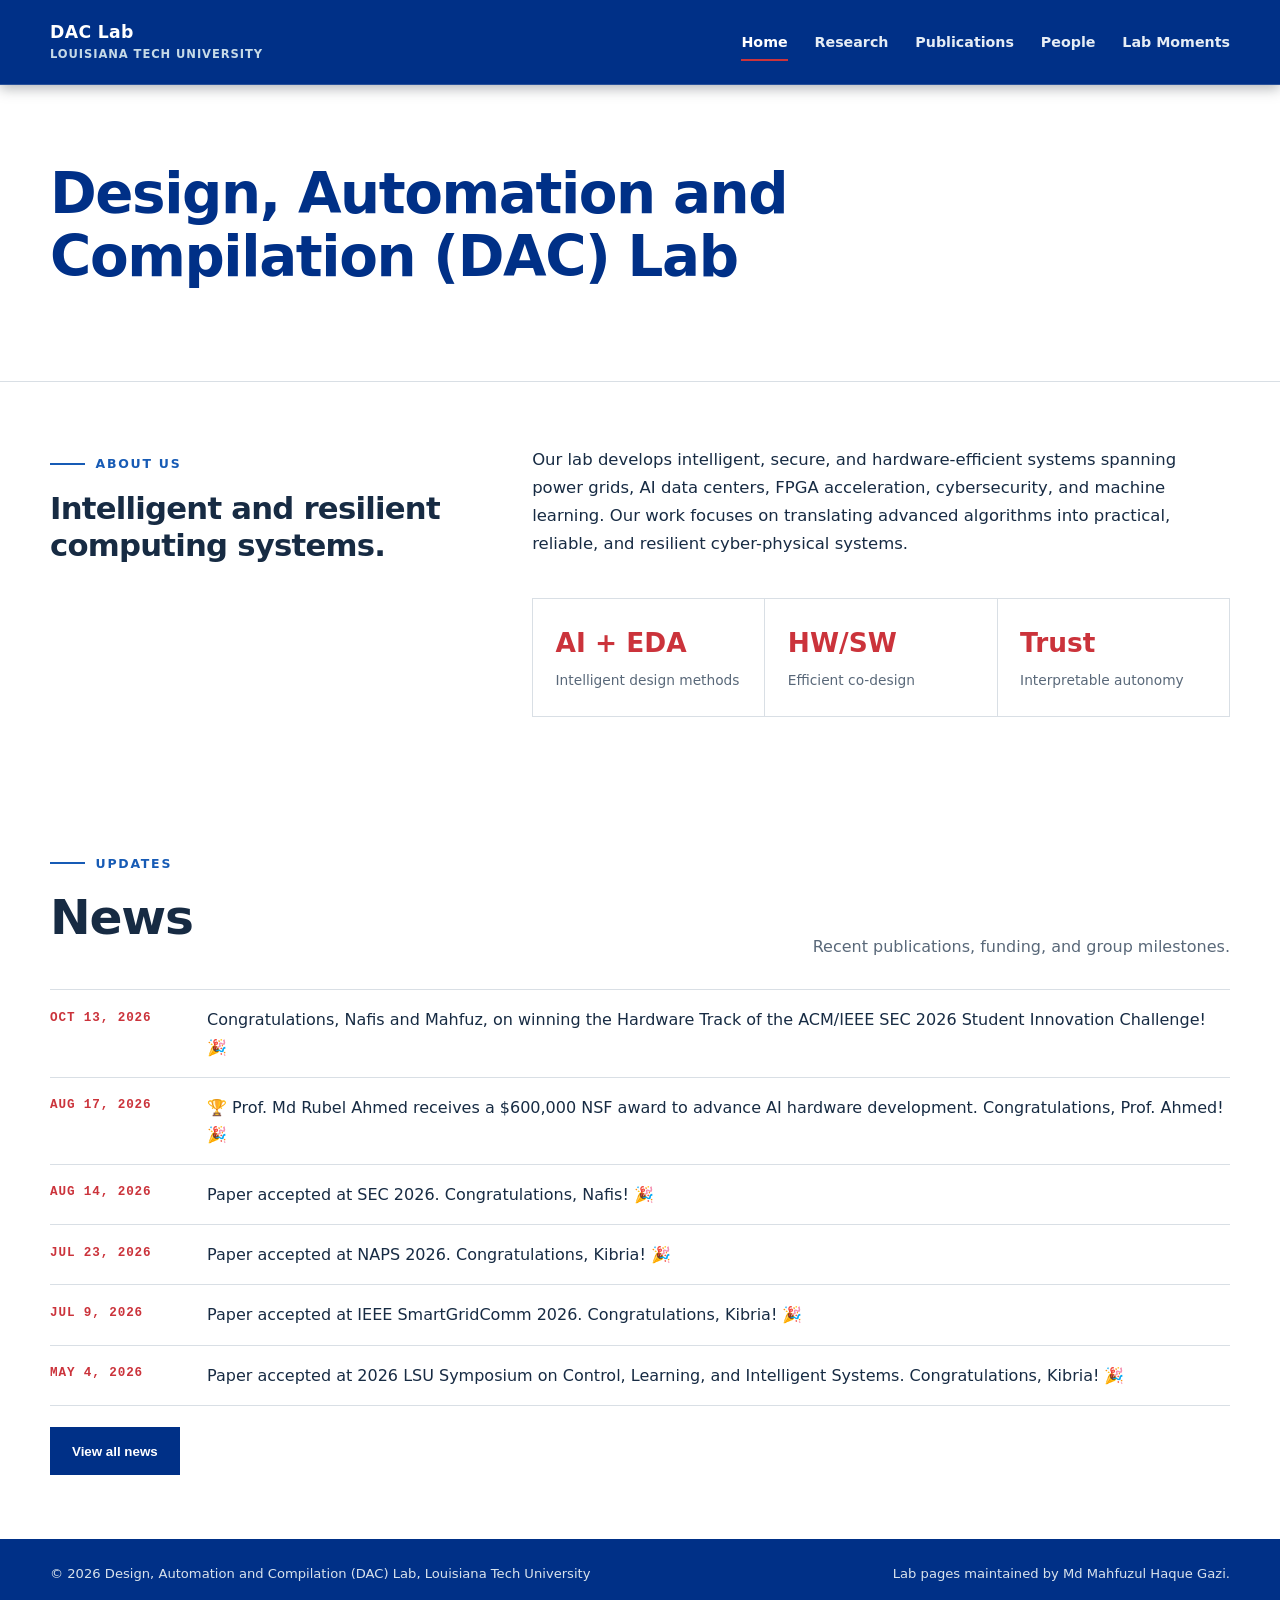
<file: index.html>
<!doctype html>
<html lang="en">
  <head>
    <meta charset="utf-8" />
    <meta name="viewport" content="width=device-width, initial-scale=1" />
    <meta
      name="description"
      content="Design, Automation and Compilation (DAC) Lab is Dr. Md Rubel Ahmed's research group at Louisiana Tech University, exploring intelligent, efficient, and trustworthy computing systems."
    />
    <meta
      property="og:title"
      content="Design, Automation and Compilation (DAC) Lab | Louisiana Tech University"
    />
    <meta
      property="og:description"
      content="Research in AI-assisted hardware design, efficient computing, and trustworthy autonomous systems."
    />
    <meta property="og:type" content="website" />
    <title>
      Design, Automation and Compilation (DAC) Lab | Louisiana Tech University
    </title>
    <link rel="icon" href="assets/icons/DACLabIcon.svg" type="image/svg+xml" />
    <link rel="stylesheet" href="css/styles.css?v=20261023a" />
    <script src="data/news.js?v=20261023c" defer></script>
    <script src="js/main.js?v=20261023e" defer></script>
  </head>
  <body class="home-page">
    <a class="skip-link" href="#main-content">Skip to main content</a>
    <header class="site-header">
      <div class="container header-inner">
        <a
          class="brand"
          href="index.html"
          aria-label="Design, Automation and Compilation (DAC) Lab home"
          ><span class="brand-name">DAC Lab</span
          ><span class="brand-place">Louisiana Tech University</span></a
        >
        <button
          class="menu-toggle"
          type="button"
          aria-expanded="false"
          aria-controls="site-navigation"
          aria-label="Open navigation"
        >
          <span></span><span></span><span></span>
        </button>
        <nav class="site-nav" id="site-navigation" aria-label="Main navigation">
          <ul>
            <li><a href="index.html" aria-current="page">Home</a></li>
            <li><a href="research.html">Research</a></li>
            <li><a href="publications.html">Publications</a></li>
            <li><a href="people.html">People</a></li>
            <li><a href="lab-moments.html">Lab Moments</a></li>
          </ul>
        </nav>
      </div>
    </header>
    <aside class="site-notice" aria-label="Website status" hidden>
      <div class="container">This website is under construction. Some information may be incomplete or updated soon.</div>
    </aside>
    <main id="main-content">
      <section class="home-intro">
        <div class="container hero-inner">
          <div class="hero-copy">
            <h1>Design, Automation and Compilation (DAC) Lab</h1>
          </div>
        </div>
      </section>
      <section class="section section--white home-section">
        <div class="container about-grid">
          <div>
            <span class="eyebrow">About us</span>
            <h2>Intelligent and resilient computing systems.</h2>
          </div>
          <div class="about-copy">
            <p>
              Our lab develops intelligent, secure, and hardware-efficient
              systems spanning power grids, AI data centers, FPGA acceleration,
              cybersecurity, and machine learning. Our work focuses on
              translating advanced algorithms into practical, reliable, and
              resilient cyber-physical systems.
            </p>
            <div class="stats" aria-label="Lab focus summary">
              <div class="stat">
                <strong>AI + EDA</strong><span>Intelligent design methods</span>
              </div>
              <div class="stat">
                <strong>HW/SW</strong><span>Efficient co-design</span>
              </div>
              <div class="stat">
                <strong>Trust</strong><span>Interpretable autonomy</span>
              </div>
            </div>
          </div>
        </div>
      </section>
      <section
        class="section section--white home-section"
        aria-labelledby="news-heading"
      >
        <div class="container">
          <div class="section-heading">
            <div>
              <span class="eyebrow">Updates</span>
              <h2 id="news-heading">News</h2>
            </div>
            <p>Recent publications, funding, and group milestones.</p>
          </div>
          <div class="news-list" data-news-list aria-live="polite"></div>
          <div class="button-row">
            <button class="button button--dark" type="button" data-show-news>
              View all news
            </button>
          </div>
        </div>
      </section>
    </main>
    <footer class="site-footer">
      <div class="container">
        <div class="footer-meta">
          <span
            >© <span data-current-year>2026</span> Design, Automation and
            Compilation (DAC) Lab, Louisiana Tech University</span
          ><span>Lab pages maintained by Md Mahfuzul Haque Gazi.</span>
        </div>
      </div>
    </footer>
  </body>
</html>
</file>
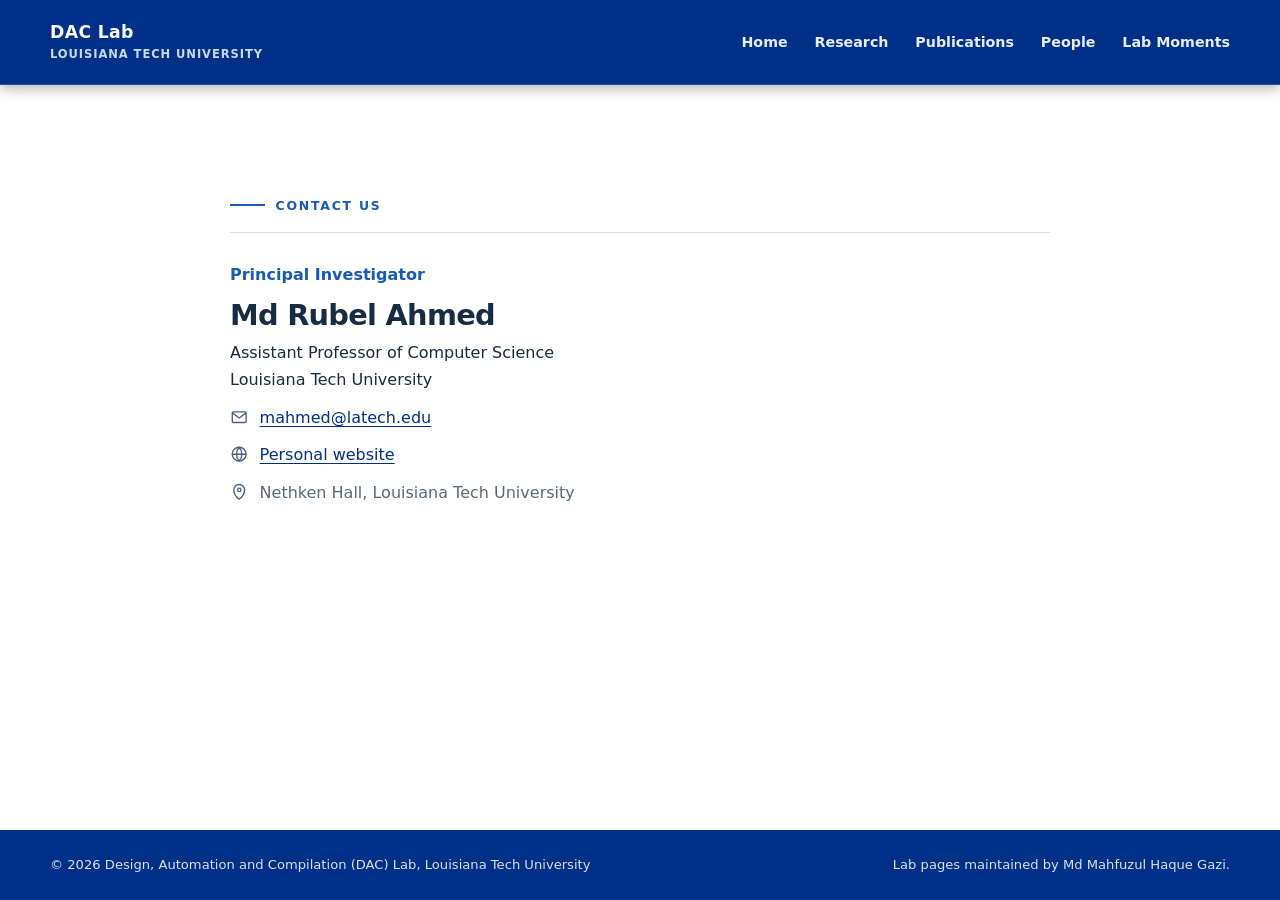
<file: contact.html>
<!doctype html>
<html lang="en">
  <head>
    <meta charset="utf-8" />
    <meta name="viewport" content="width=device-width, initial-scale=1" />
    <meta
      name="description"
      content="Contact Dr. Md Rubel Ahmed and Design, Automation and Compilation (DAC) Lab at Louisiana Tech University."
    />
    <meta
      property="og:title"
      content="Contact | Design, Automation and Compilation (DAC) Lab"
    />
    <meta
      property="og:description"
      content="Contact Dr. Md Rubel Ahmed at Louisiana Tech University."
    />
    <meta property="og:type" content="website" />
    <title>Contact | Design, Automation and Compilation (DAC) Lab</title>
    <link rel="icon" href="assets/icons/DACLabIcon.svg" type="image/svg+xml" />
    <link rel="stylesheet" href="css/styles.css?v=20261023a" />
    <script src="js/main.js?v=20260816g" defer></script>
  </head>
  <body class="contact-page">
    <a class="skip-link" href="#main-content">Skip to main content</a>
    <header class="site-header">
      <div class="container header-inner">
        <a
          class="brand"
          href="index.html"
          aria-label="Design, Automation and Compilation (DAC) Lab home"
          ><span class="brand-name">DAC Lab</span
          ><span class="brand-place">Louisiana Tech University</span></a
        ><button
          class="menu-toggle"
          type="button"
          aria-expanded="false"
          aria-controls="site-navigation"
          aria-label="Open navigation"
        >
          <span></span><span></span><span></span>
        </button>
        <nav class="site-nav" id="site-navigation" aria-label="Main navigation">
          <ul>
            <li><a href="index.html">Home</a></li>
            <li><a href="research.html">Research</a></li>
            <li><a href="publications.html">Publications</a></li>
            <li><a href="people.html">People</a></li>
            <li><a href="lab-moments.html">Lab Moments</a></li>
          </ul>
        </nav>
      </div>
    </header>
    <aside class="site-notice" aria-label="Website status" hidden>
      <div class="container">This website is under construction. Some information may be incomplete or updated soon.</div>
    </aside>
    <main id="main-content">
      <section class="section">
        <div class="container contact-content">
          <span class="eyebrow">Contact us</span>
          <div class="contact-details">
            <p class="profile-role">Principal Investigator</p>
            <h2>Md Rubel Ahmed</h2>
            <p>
              Assistant Professor of Computer Science<br />Louisiana Tech
              University
            </p>
            <p class="contact-item">
              <svg aria-hidden="true" viewBox="0 0 24 24"><rect x="3" y="5" width="18" height="14" rx="1.5"/><path d="m4 7 8 6 8-6"/></svg>
              <a href="mailto:mahmed@latech.edu">mahmed@latech.edu</a>
            </p>
            <p class="contact-item">
              <svg aria-hidden="true" viewBox="0 0 24 24"><circle cx="12" cy="12" r="9"/><path d="M3 12h18M12 3c2.3 2.5 3.5 5.5 3.5 9S14.3 18.5 12 21c-2.3-2.5-3.5-5.5-3.5-9S9.7 5.5 12 3Z"/></svg>
              <a href="https://rubelahmed57.github.io/" target="_blank" rel="noopener noreferrer">Personal website</a>
            </p>
            <p class="contact-item contact-location">
              <svg aria-hidden="true" viewBox="0 0 24 24"><path d="M12 21s7-5.2 7-12a7 7 0 1 0-14 0c0 6.8 7 12 7 12Z"/><circle cx="12" cy="9" r="2.25"/></svg>
              <span>Nethken Hall, Louisiana Tech University</span>
            </p>
          </div>
        </div>
      </section>
    </main>
    <footer class="site-footer">
      <div class="container">
        <div class="footer-meta">
          <span
            >© <span data-current-year>2026</span> Design, Automation and
            Compilation (DAC) Lab, Louisiana Tech University</span
          ><span>Lab pages maintained by Md Mahfuzul Haque Gazi.</span>
        </div>
      </div>
    </footer>
  </body>
</html>
</file>
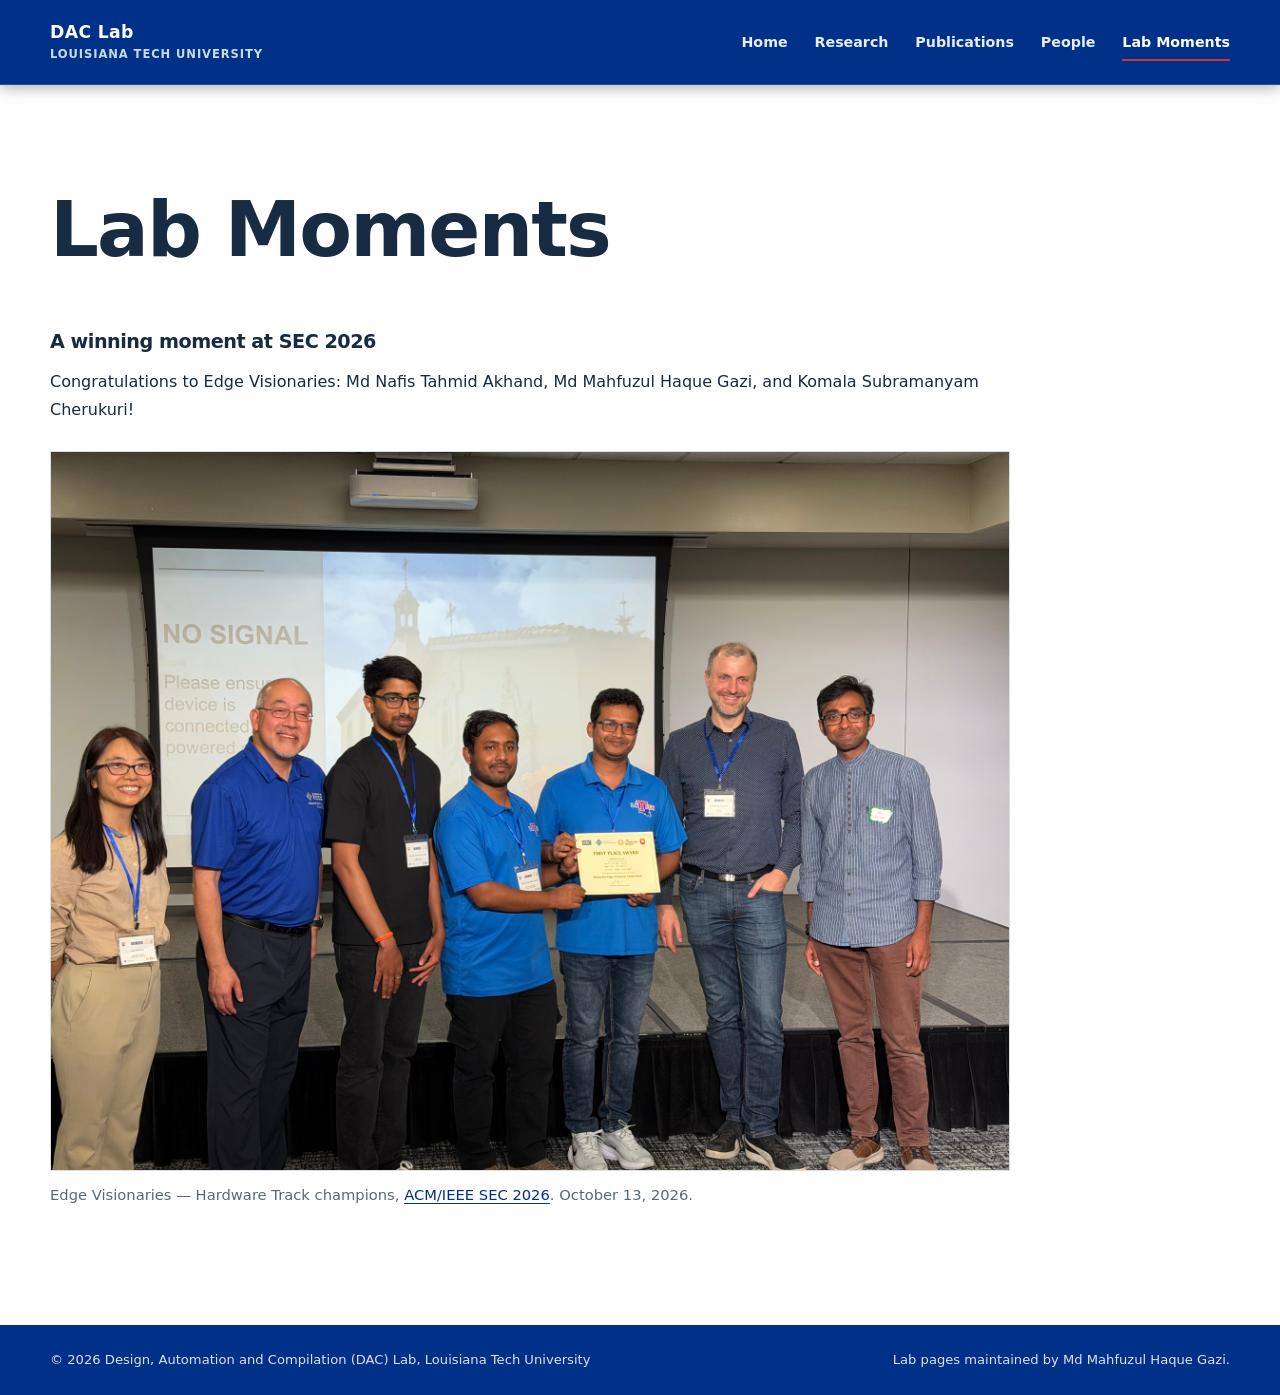
<file: lab-moments.html>
<!doctype html>
<html lang="en">
  <head>
    <meta charset="utf-8" />
    <meta name="viewport" content="width=device-width, initial-scale=1" />
    <meta
      name="description"
      content="Achievements, celebrations, and shared moments from DAC Lab at Louisiana Tech University."
    />
    <meta
      property="og:title"
      content="Lab Moments | Design, Automation and Compilation (DAC) Lab"
    />
    <meta
      property="og:description"
      content="Achievements, celebrations, and shared moments from our research group."
    />
    <meta property="og:type" content="website" />
    <title>Lab Moments | Design, Automation and Compilation (DAC) Lab</title>
    <link rel="icon" href="assets/icons/DACLabIcon.svg" type="image/svg+xml" />
    <link rel="stylesheet" href="css/styles.css?v=20261023a" />
    <script src="js/main.js?v=20260816g" defer></script>
  </head>
  <body>
    <a class="skip-link" href="#main-content">Skip to main content</a>
    <header class="site-header">
      <div class="container header-inner">
        <a
          class="brand"
          href="index.html"
          aria-label="Design, Automation and Compilation (DAC) Lab home"
          ><span class="brand-name">DAC Lab</span
          ><span class="brand-place">Louisiana Tech University</span></a
        ><button
          class="menu-toggle"
          type="button"
          aria-expanded="false"
          aria-controls="site-navigation"
          aria-label="Open navigation"
        >
          <span></span><span></span><span></span>
        </button>
        <nav class="site-nav" id="site-navigation" aria-label="Main navigation">
          <ul>
            <li><a href="index.html">Home</a></li>
            <li><a href="research.html">Research</a></li>
            <li><a href="publications.html">Publications</a></li>
            <li><a href="people.html">People</a></li>
            <li><a href="lab-moments.html" aria-current="page">Lab Moments</a></li>
          </ul>
        </nav>
      </div>
    </header>
    <aside class="site-notice" aria-label="Website status" hidden>
      <div class="container">This website is under construction. Some information may be incomplete or updated soon.</div>
    </aside>
    <main id="main-content">
      <section class="section">
        <div class="container">
          <div class="section-heading">
            <h1>Lab Moments</h1>
          </div>
          <article class="lab-moment" aria-labelledby="sec-2026-title">
            <h2 id="sec-2026-title" style="font-size: 1.2rem;">A winning moment at SEC 2026</h2>
            <p>Congratulations to Edge Visionaries: Md Nafis Tahmid Akhand, Md Mahfuzul Haque Gazi, and Komala Subramanyam Cherukuri!</p>
            <figure class="lab-moment-photo">
              <a href="assets/images/lab-moments/2026-sec-student-innovation-challenge/edge-visionaries-hardware-track-champions.jpeg" aria-label="View full-size award ceremony photo">
                <img src="assets/images/lab-moments/2026-sec-student-innovation-challenge/edge-visionaries-hardware-track-champions.jpeg" alt="Edge Visionaries team members and fellow attendees at the SEC 2026 award ceremony, holding the first-place award" width="4032" height="3024" decoding="async" />
              </a>
              <figcaption>Edge Visionaries &mdash; Hardware Track champions, <a href="https://acm-ieee-sec.org/2026/student_innovation_challenge.php">ACM/IEEE SEC 2026</a>. <time datetime="2026-10-13">October 13, 2026.</time></figcaption>
            </figure>
          </article>
        </div>
      </section>
    </main>
    <footer class="site-footer">
      <div class="container">
        <div class="footer-meta">
          <span
            >© <span data-current-year>2026</span> Design, Automation and
            Compilation (DAC) Lab, Louisiana Tech University</span
          ><span>Lab pages maintained by Md Mahfuzul Haque Gazi.</span>
        </div>
      </div>
    </footer>
  </body>
</html>
</file>
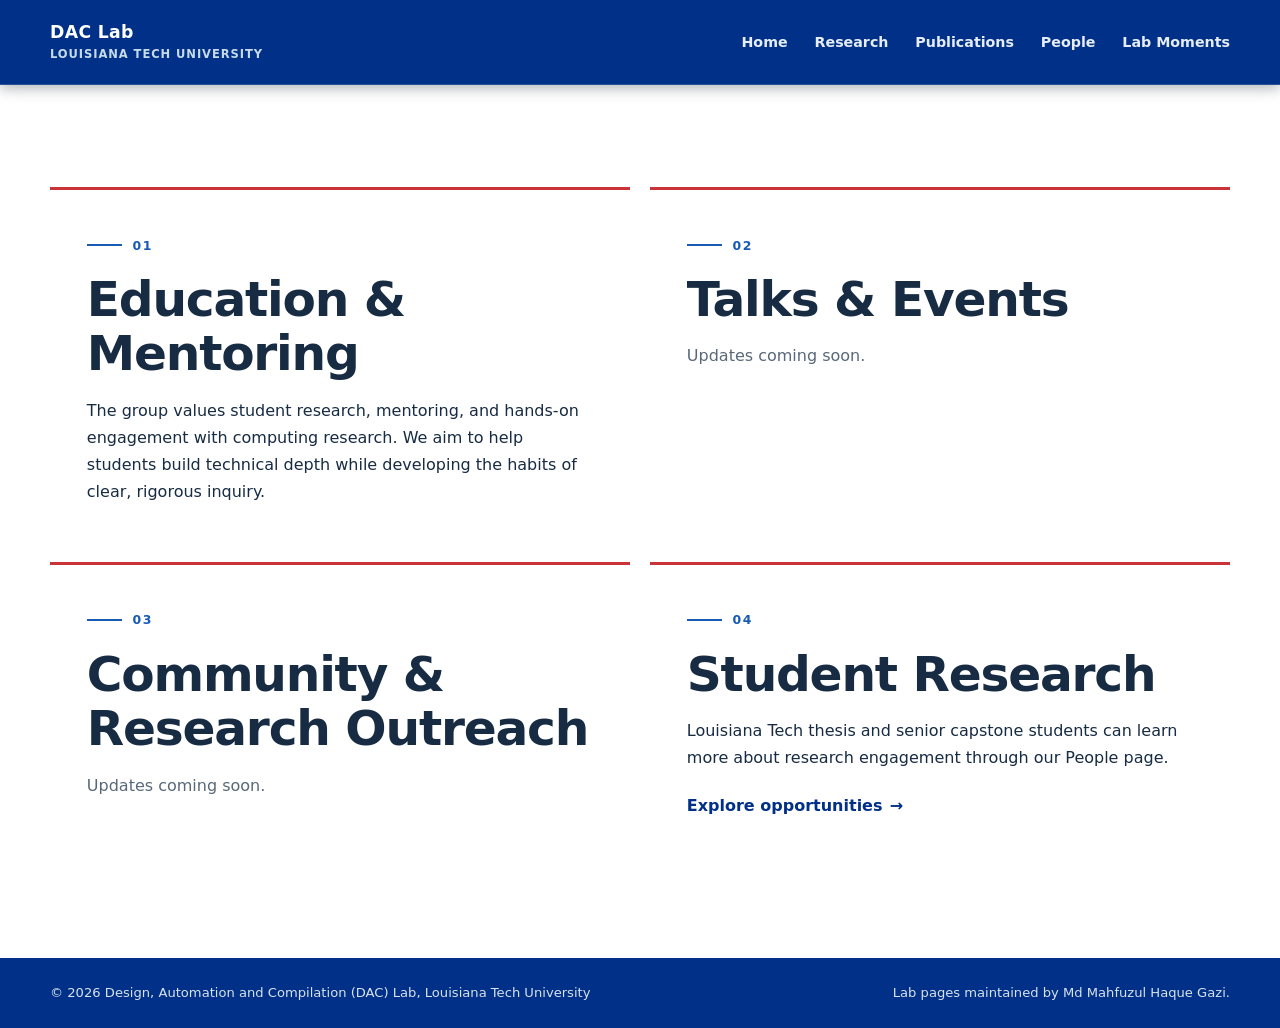
<file: outreach.html>
<!doctype html>
<html lang="en">
  <head>
    <meta charset="utf-8" />
    <meta name="viewport" content="width=device-width, initial-scale=1" />
    <meta
      name="description"
      content="Education, mentoring, talks, and research outreach from Design, Automation and Compilation (DAC) Lab at Louisiana Tech University."
    />
    <meta
      property="og:title"
      content="Outreach | Design, Automation and Compilation (DAC) Lab"
    />
    <meta
      property="og:description"
      content="Education, mentoring, and outreach from our research group."
    />
    <meta property="og:type" content="website" />
    <title>Outreach | Design, Automation and Compilation (DAC) Lab</title>
    <link rel="icon" href="assets/icons/DACLabIcon.svg" type="image/svg+xml" />
    <link rel="stylesheet" href="css/styles.css?v=20261023a" />
    <script src="js/main.js?v=20260816g" defer></script>
  </head>
  <body>
    <a class="skip-link" href="#main-content">Skip to main content</a>
    <header class="site-header">
      <div class="container header-inner">
        <a
          class="brand"
          href="index.html"
          aria-label="Design, Automation and Compilation (DAC) Lab home"
          ><span class="brand-name">DAC Lab</span
          ><span class="brand-place">Louisiana Tech University</span></a
        ><button
          class="menu-toggle"
          type="button"
          aria-expanded="false"
          aria-controls="site-navigation"
          aria-label="Open navigation"
        >
          <span></span><span></span><span></span>
        </button>
        <nav class="site-nav" id="site-navigation" aria-label="Main navigation">
          <ul>
            <li><a href="index.html">Home</a></li>
            <li><a href="research.html">Research</a></li>
            <li><a href="publications.html">Publications</a></li>
            <li><a href="people.html">People</a></li>
            <li><a href="lab-moments.html">Lab Moments</a></li>
          </ul>
        </nav>
      </div>
    </header>
    <aside class="site-notice" aria-label="Website status" hidden>
      <div class="container">This website is under construction. Some information may be incomplete or updated soon.</div>
    </aside>
    <main id="main-content">
      <h1 class="visually-hidden">Outreach</h1>
      <section class="section">
        <div class="container">
          <div class="content-grid">
            <article class="content-card">
              <span class="eyebrow">01</span>
              <h2>Education &amp; Mentoring</h2>
              <p>
                The group values student research, mentoring, and hands-on
                engagement with computing research. We aim to help students
                build technical depth while developing the habits of clear,
                rigorous inquiry.
              </p>
            </article>
            <article class="content-card">
              <span class="eyebrow">02</span>
              <h2>Talks &amp; Events</h2>
              <p class="muted">Updates coming soon.</p>
            </article>
            <article class="content-card">
              <span class="eyebrow">03</span>
              <h2>Community &amp; Research Outreach</h2>
              <p class="muted">Updates coming soon.</p>
            </article>
            <article class="content-card">
              <span class="eyebrow">04</span>
              <h2>Student Research</h2>
              <p>
                Louisiana Tech thesis and senior capstone students can learn
                more about research engagement through our People page.
              </p>
              <a class="text-link" href="people.html">Explore opportunities</a>
            </article>
          </div>
        </div>
      </section>
    </main>
    <footer class="site-footer">
      <div class="container">
        <div class="footer-meta">
          <span
            >© <span data-current-year>2026</span> Design, Automation and
            Compilation (DAC) Lab, Louisiana Tech University</span
          ><span>Lab pages maintained by Md Mahfuzul Haque Gazi.</span>
        </div>
      </div>
    </footer>
  </body>
</html>
</file>
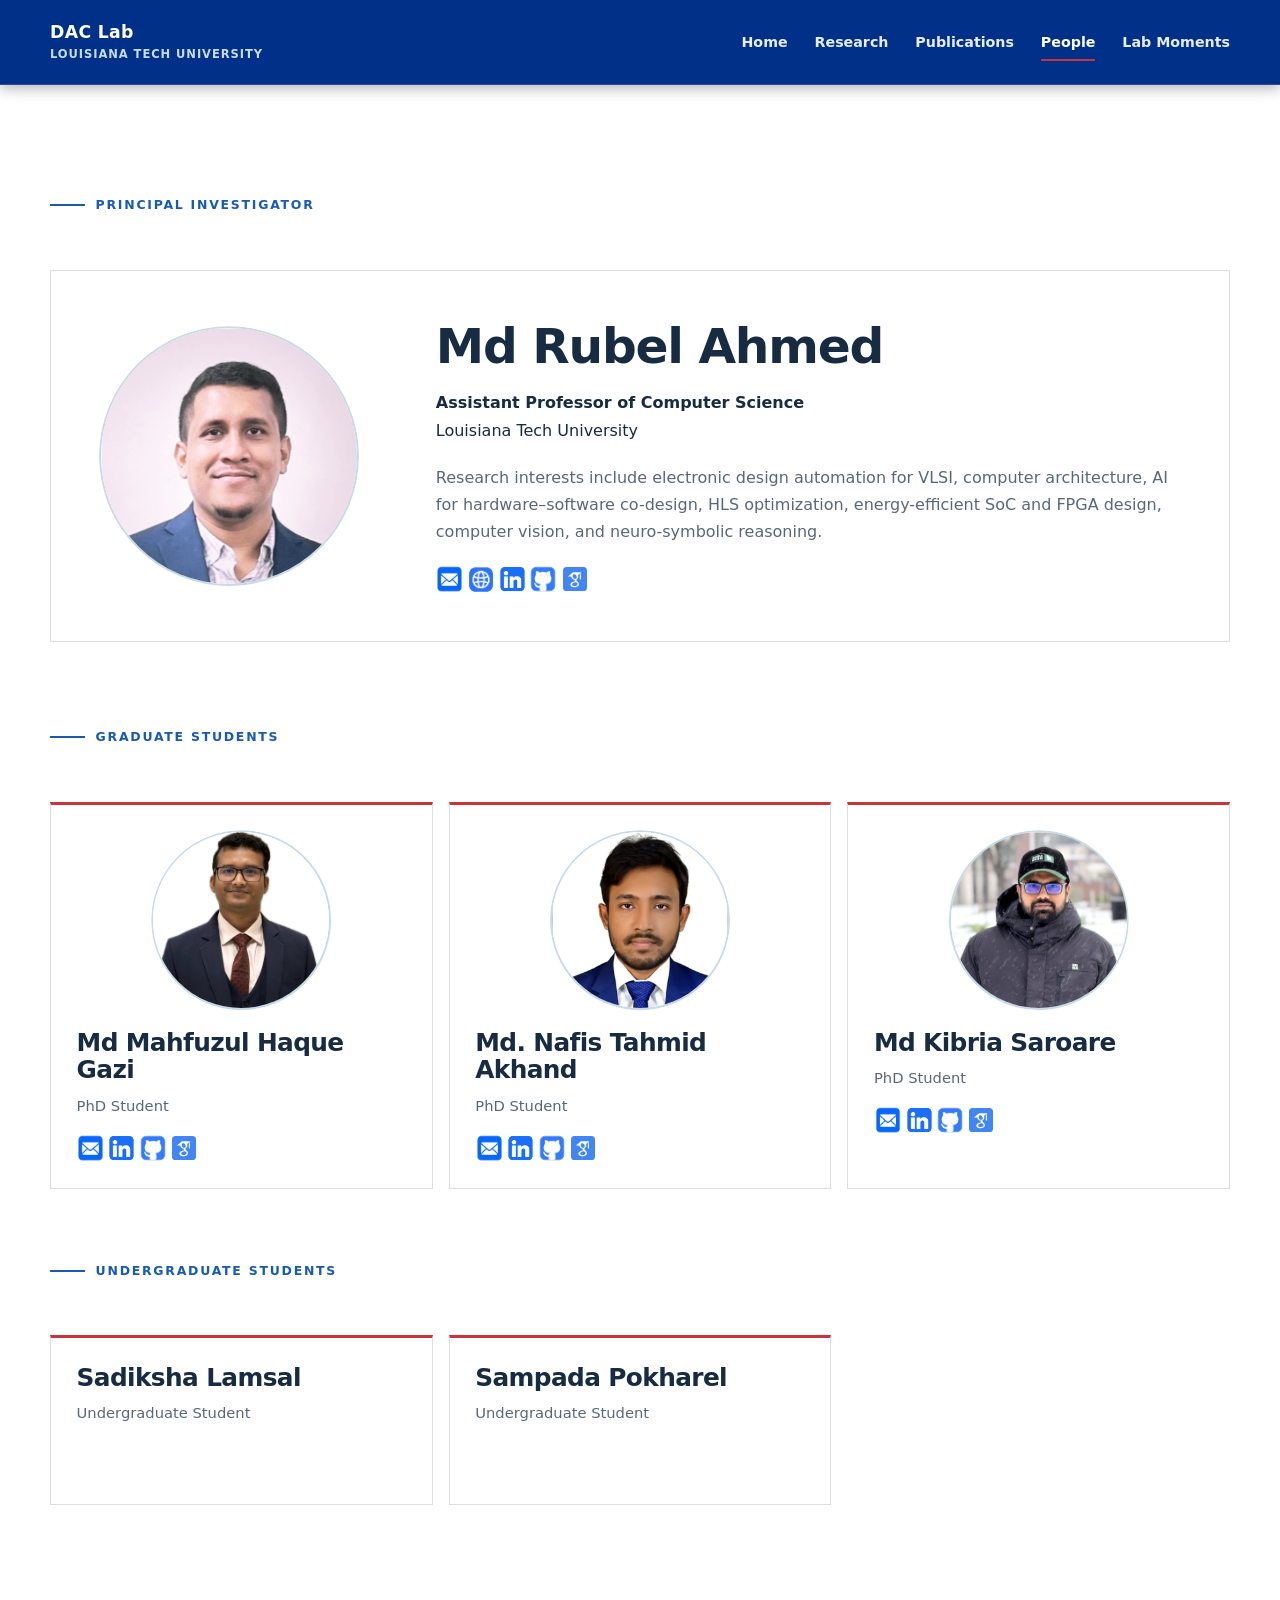
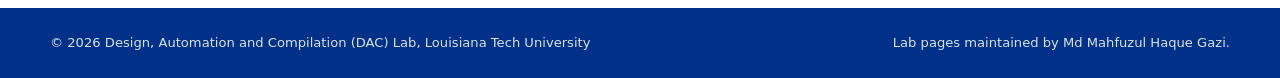
<file: people.html>
<!doctype html>
<html lang="en">
  <head>
    <meta charset="utf-8" />
    <meta name="viewport" content="width=device-width, initial-scale=1" />
    <meta
      name="description"
      content="Meet Dr. Md Rubel Ahmed and the members of Design, Automation and Compilation (DAC) Lab at Louisiana Tech University."
    />
    <meta
      property="og:title"
      content="People | Design, Automation and Compilation (DAC) Lab"
    />
    <meta
      property="og:description"
      content="People in Dr. Md Rubel Ahmed's research group at Louisiana Tech University."
    />
    <meta property="og:type" content="website" />
    <title>People | Design, Automation and Compilation (DAC) Lab</title>
    <link rel="icon" href="assets/icons/DACLabIcon.svg" type="image/svg+xml" />
    <link rel="stylesheet" href="css/styles.css?v=20261023a" />
    <script src="js/main.js?v=20260816g" defer></script>
  </head>
  <body>
    <a class="skip-link" href="#main-content">Skip to main content</a>
    <header class="site-header">
      <div class="container header-inner">
        <a
          class="brand"
          href="index.html"
          aria-label="Design, Automation and Compilation (DAC) Lab home"
          ><span class="brand-name">DAC Lab</span
          ><span class="brand-place">Louisiana Tech University</span></a
        ><button
          class="menu-toggle"
          type="button"
          aria-expanded="false"
          aria-controls="site-navigation"
          aria-label="Open navigation"
        >
          <span></span><span></span><span></span>
        </button>
        <nav class="site-nav" id="site-navigation" aria-label="Main navigation">
          <ul>
            <li><a href="index.html">Home</a></li>
            <li><a href="research.html">Research</a></li>
            <li><a href="publications.html">Publications</a></li>
            <li><a href="people.html" aria-current="page">People</a></li>
            <li><a href="lab-moments.html">Lab Moments</a></li>
          </ul>
        </nav>
      </div>
    </header>
    <aside class="site-notice" aria-label="Website status" hidden>
      <div class="container">This website is under construction. Some information may be incomplete or updated soon.</div>
    </aside>
    <main id="main-content">
      <h1 class="visually-hidden">People</h1>
      <section class="section section--white people-director-section">
        <div class="container">
          <div class="section-heading">
            <div>
              <h2 class="eyebrow">Principal Investigator</h2>
            </div>
          </div>
          <article class="profile-card">
            <img
              class="profile-photo"
              src="assets/images/professor/rubel-ahmed.png"
              alt="Dr. Md Rubel Ahmed"
            />
            <div>
              <h3>Md Rubel Ahmed</h3>
              <p>
                <strong>Assistant Professor of Computer Science</strong
                ><br />Louisiana Tech University
              </p>
              <p class="muted">
                Research interests include electronic design automation for
                VLSI, computer architecture, AI for hardware–software co-design,
                HLS optimization, energy-efficient SoC and FPGA design, computer
                vision, and neuro-symbolic reasoning.
              </p>
              <div class="member-socials" aria-label="Dr. Ahmed contact links">
                <a class="member-social member-social--email" href="mailto:mahmed@latech.edu" aria-label="Email Dr. Ahmed" title="mahmed@latech.edu"><img src="assets/icons/email.png" alt="" width="28" height="28" aria-hidden="true"></a>
                <a class="member-social member-social--website" href="https://rubelahmed57.github.io/" target="_blank" rel="noopener noreferrer" aria-label="Dr. Ahmed's personal website" title="Personal website"><img src="assets/icons/website.png" alt="" width="28" height="28" aria-hidden="true"></a>
                <a class="member-social" href="https://www.linkedin.com/in/rubel-ahmed" target="_blank" rel="noopener noreferrer" aria-label="Dr. Ahmed on LinkedIn" title="LinkedIn"><img src="assets/icons/linkedin.png" alt="" width="28" height="28" aria-hidden="true"></a>
                <a class="member-social" href="https://github.com/RubelAhmed57" target="_blank" rel="noopener noreferrer" aria-label="Dr. Ahmed on GitHub" title="GitHub"><img src="assets/icons/github.png" alt="" width="28" height="28" aria-hidden="true"></a>
                <a class="member-social" href="https://scholar.google.com/citations?user=bYb5WXEAAAAJ&amp;hl=en" target="_blank" rel="noopener noreferrer" aria-label="Dr. Ahmed on Google Scholar" title="Google Scholar"><img src="assets/icons/google_scholar_icon_130918.svg" alt="" width="20" height="20" aria-hidden="true"></a>
              </div>
            </div>
          </article>
        </div>
      </section>
      <section class="section people-members-section">
        <div class="container">
          <div class="section-heading">
            <div>
              <h2 class="eyebrow">Graduate Students</h2>
            </div>
          </div>
          <div class="student-grid">
            <section class="student-card">
              <img
                class="student-photo"
                src="assets/images/people/mahfuzul-haque-gazi.jfif"
                alt="Md Mahfuzul Haque Gazi"
                loading="lazy"
              />
              <h3>Md Mahfuzul Haque Gazi</h3>
              <p class="student-role">PhD Student</p>
              <div class="member-socials" aria-label="Md Mahfuzul Haque Gazi contact links">
                <a class="member-social member-social--email" href="mailto:mha059@latech.edu" aria-label="Email Md Mahfuzul Haque Gazi" title="mha059@latech.edu"><img src="assets/icons/email.png" alt="" width="28" height="28" aria-hidden="true"></a>
                <a class="member-social" href="https://www.linkedin.com/in/mahfuzul-haque03/" target="_blank" rel="noopener noreferrer" aria-label="Md Mahfuzul Haque Gazi on LinkedIn" title="LinkedIn"><img src="assets/icons/linkedin.png" alt="" width="28" height="28" aria-hidden="true"></a>
                <a class="member-social" href="https://github.com/Mahfuzul-Haque03" target="_blank" rel="noopener noreferrer" aria-label="Md Mahfuzul Haque Gazi on GitHub" title="GitHub"><img src="assets/icons/github.png" alt="" width="28" height="28" aria-hidden="true"></a>
                <a class="member-social" href="https://scholar.google.com/citations?hl=en&amp;user=GA70k6cAAAAJ&amp;authuser=1" target="_blank" rel="noopener noreferrer" aria-label="Md Mahfuzul Haque Gazi on Google Scholar" title="Google Scholar"><img src="assets/icons/google_scholar_icon_130918.svg" alt="" width="20" height="20" aria-hidden="true"></a>
              </div>
            </section>
            <section class="student-card">
              <img
                class="student-photo"
                src="assets/images/people/nafis-tahmid-akhand.jfif"
                alt="Md. Nafis Tahmid Akhand"
                loading="lazy"
              />
              <h3>Md. Nafis Tahmid Akhand</h3>
              <p class="student-role">PhD Student</p>
              <div class="member-socials" aria-label="Md. Nafis Tahmid Akhand contact links">
                <a class="member-social member-social--email" href="mailto:tahmid@cse.uiu.ac.bd" aria-label="Email Md. Nafis Tahmid Akhand" title="tahmid@cse.uiu.ac.bd"><img src="assets/icons/email.png" alt="" width="28" height="28" aria-hidden="true"></a>
                <a class="member-social" href="https://www.linkedin.com/in/rahat1752/" target="_blank" rel="noopener noreferrer" aria-label="Md. Nafis Tahmid Akhand on LinkedIn" title="LinkedIn"><img src="assets/icons/linkedin.png" alt="" width="28" height="28" aria-hidden="true"></a>
                <a class="member-social" href="https://github.com/rahat1752" target="_blank" rel="noopener noreferrer" aria-label="Md. Nafis Tahmid Akhand on GitHub" title="GitHub"><img src="assets/icons/github.png" alt="" width="28" height="28" aria-hidden="true"></a>
                <a class="member-social" href="https://scholar.google.com/citations?hl=en&amp;user=8Qx4OSoAAAAJ" target="_blank" rel="noopener noreferrer" aria-label="Md. Nafis Tahmid Akhand on Google Scholar" title="Google Scholar"><img src="assets/icons/google_scholar_icon_130918.svg" alt="" width="20" height="20" aria-hidden="true"></a>
              </div>
            </section>
            <section class="student-card">
              <img
                class="student-photo"
                src="assets/images/people/kibria-saroare.png"
                alt="Md Kibria Saroare"
                loading="lazy"
              />
              <h3>Md Kibria Saroare</h3>
              <p class="student-role">PhD Student</p>
              <div class="member-socials" aria-label="Md Kibria Saroare contact links">
                <a class="member-social member-social--email" href="mailto:msa078@latech.edu" aria-label="Email Md Kibria Saroare" title="msa078@latech.edu"><img src="assets/icons/email.png" alt="" width="28" height="28" aria-hidden="true"></a>
                <a class="member-social" href="https://www.linkedin.com/in/md-kibria-saroare-6031a8181/" target="_blank" rel="noopener noreferrer" aria-label="Md Kibria Saroare on LinkedIn" title="LinkedIn"><img src="assets/icons/linkedin.png" alt="" width="28" height="28" aria-hidden="true"></a>
                <a class="member-social" href="https://github.com/KIBRIA-SAROARE" target="_blank" rel="noopener noreferrer" aria-label="Md Kibria Saroare on GitHub" title="GitHub"><img src="assets/icons/github.png" alt="" width="28" height="28" aria-hidden="true"></a>
                <a class="member-social" href="https://scholar.google.com/citations?user=NY2FEBgAAAAJ&amp;hl=en" target="_blank" rel="noopener noreferrer" aria-label="Md Kibria Saroare on Google Scholar" title="Google Scholar"><img src="assets/icons/google_scholar_icon_130918.svg" alt="" width="20" height="20" aria-hidden="true"></a>
              </div>
            </section>
          </div>
          <div class="section-heading people-subsection-heading">
            <div>
              <h2 class="eyebrow">Undergraduate Students</h2>
            </div>
          </div>
          <div class="student-grid">
            <section class="student-card">
              <h3>Sadiksha Lamsal</h3>
              <p class="student-role">Undergraduate Student</p>
            </section>
            <section class="student-card">
              <h3>Sampada Pokharel</h3>
              <p class="student-role">Undergraduate Student</p>
            </section>
          </div>
        </div>
      </section>
    </main>
    <footer class="site-footer">
      <div class="container">
        <div class="footer-meta">
          <span
            >© <span data-current-year>2026</span> Design, Automation and
            Compilation (DAC) Lab, Louisiana Tech University</span
          ><span>Lab pages maintained by Md Mahfuzul Haque Gazi.</span>
        </div>
      </div>
    </footer>
  </body>
</html>
</file>
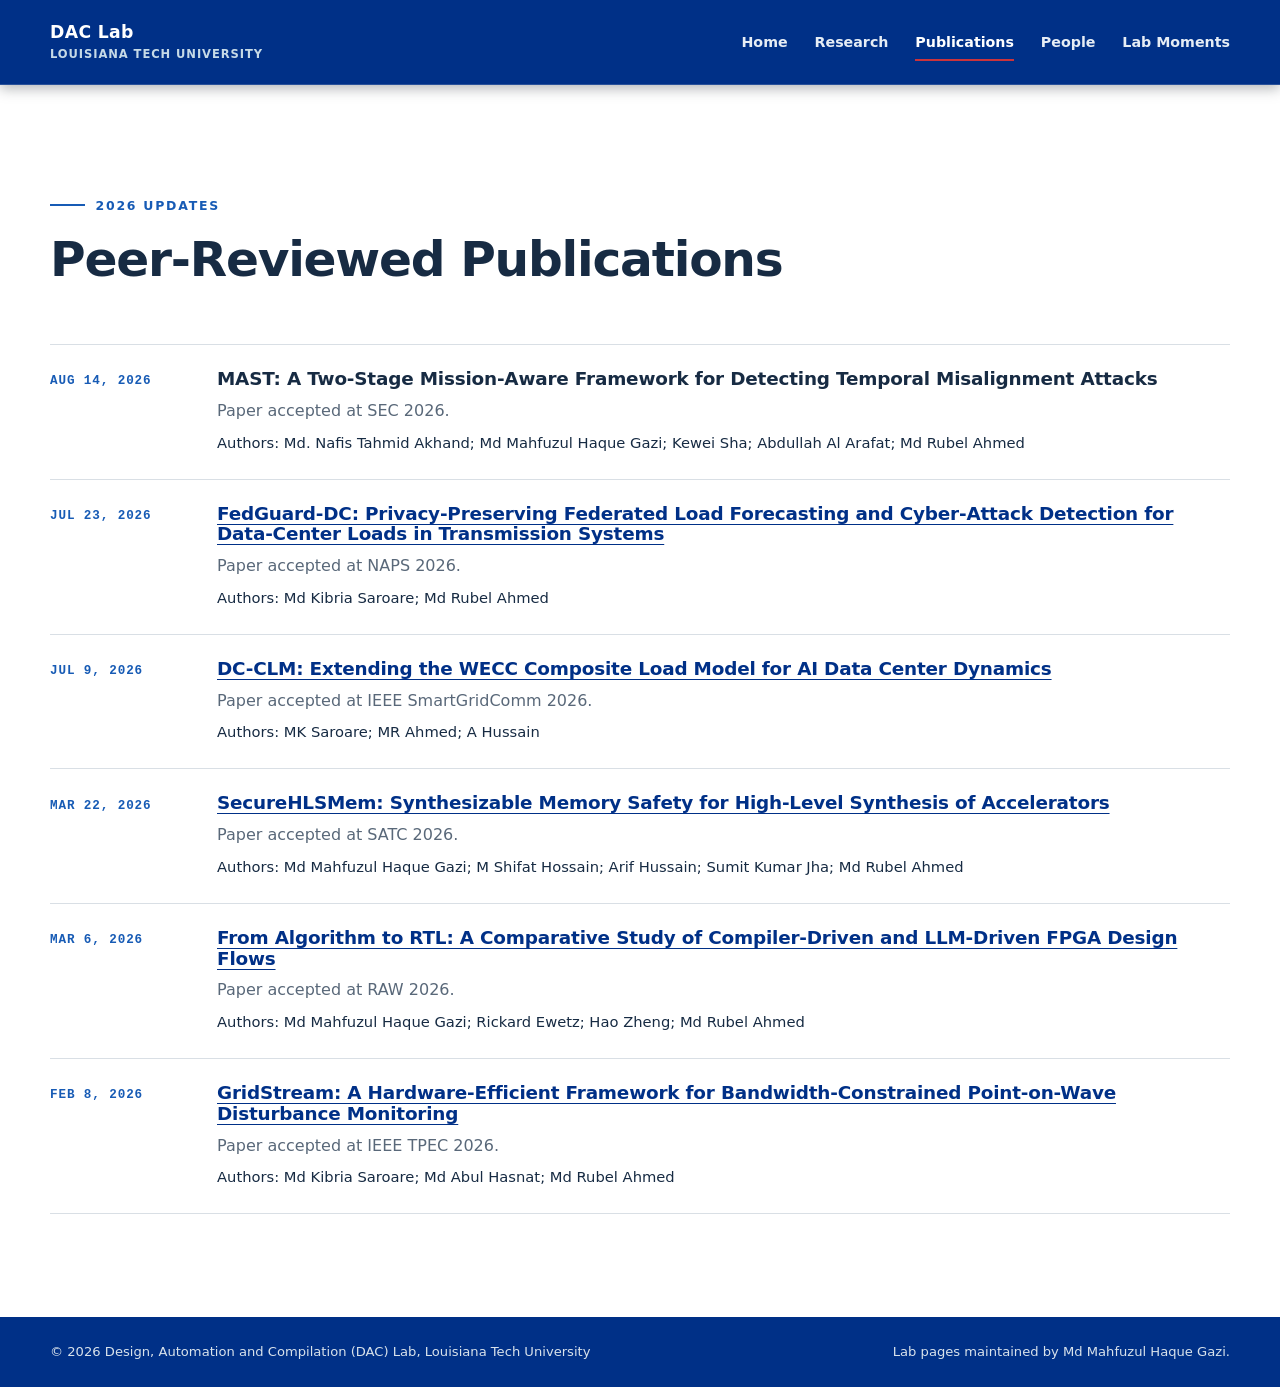
<file: publications.html>
<!doctype html>
<html lang="en">
  <head>
    <meta charset="utf-8" />
    <meta name="viewport" content="width=device-width, initial-scale=1" />
    <meta
      name="description"
      content="Selected verified publications from Dr. Md Rubel Ahmed and Design, Automation and Compilation (DAC) Lab at Louisiana Tech University."
    />
    <meta
      property="og:title"
      content="Publications | Design, Automation and Compilation (DAC) Lab"
    />
    <meta
      property="og:description"
      content="Selected research publications in electronic design automation, computer architecture, and AI."
    />
    <meta property="og:type" content="website" />
    <title>Publications | Design, Automation and Compilation (DAC) Lab</title>
    <link rel="icon" href="assets/icons/DACLabIcon.svg" type="image/svg+xml" />
    <link rel="stylesheet" href="css/styles.css?v=20261023a" />
    <script src="data/publications.js?v=20261002e" defer></script>
    <script src="js/main.js?v=20261002b" defer></script>
  </head>
  <body>
    <a class="skip-link" href="#main-content">Skip to main content</a>
    <header class="site-header">
      <div class="container header-inner">
        <a
          class="brand"
          href="index.html"
          aria-label="Design, Automation and Compilation (DAC) Lab home"
          ><span class="brand-name">DAC Lab</span
          ><span class="brand-place">Louisiana Tech University</span></a
        ><button
          class="menu-toggle"
          type="button"
          aria-expanded="false"
          aria-controls="site-navigation"
          aria-label="Open navigation"
        >
          <span></span><span></span><span></span>
        </button>
        <nav class="site-nav" id="site-navigation" aria-label="Main navigation">
          <ul>
            <li><a href="index.html">Home</a></li>
            <li><a href="research.html">Research</a></li>
            <li>
              <a href="publications.html" aria-current="page">Publications</a>
            </li>
            <li><a href="people.html">People</a></li>
            <li><a href="lab-moments.html">Lab Moments</a></li>
          </ul>
        </nav>
      </div>
    </header>
    <aside class="site-notice" aria-label="Website status" hidden>
      <div class="container">This website is under construction. Some information may be incomplete or updated soon.</div>
    </aside>
    <main id="main-content">
      <h1 class="visually-hidden">Publications</h1>
      <section class="section section--white">
        <div class="container">
          <div class="section-heading">
            <div>
              <span class="eyebrow">2026 updates</span>
              <h2>Peer-Reviewed Publications</h2>
            </div>
          </div>
          <div class="acceptance-list" data-acceptances></div>
        </div>
      </section>
      <!-- Retained for future publication updates; hidden for the current site version. -->
      <section class="section section--white publication-section" hidden>
        <div class="container">
          <div class="section-heading">
            <div>
              <span class="eyebrow">Selected work</span>
              <h2>Peer-Reviewed Publications</h2>
            </div>
            <p>
              This initial list contains only entries whose metadata was
              verified against public scholarly sources.
            </p>
          </div>
          <div class="filter-bar" aria-label="Filter publications">
            <button
              class="filter-button"
              type="button"
              data-filter="all"
              aria-pressed="true"
            >
              All</button
            ><button
              class="filter-button"
              type="button"
              data-filter="journal"
              aria-pressed="false"
            >
              Journal</button
            ><button
              class="filter-button"
              type="button"
              data-filter="conference"
              aria-pressed="false"
            >
              Conference</button
            ><button
              class="filter-button"
              type="button"
              data-filter="workshop"
              aria-pressed="false"
            >
              Workshop
            </button>
          </div>
          <div data-publications></div>
          <noscript
            ><p>
              JavaScript is required to display the publication list. Visit the
              <a href="https://rubelahmed57.github.io/">professor website</a>
              instead.
            </p></noscript
          >
        </div>
      </section>
    </main>
    <footer class="site-footer">
      <div class="container">
        <div class="footer-meta">
          <span
            >© <span data-current-year>2026</span> Design, Automation and
            Compilation (DAC) Lab, Louisiana Tech University</span
          ><span>Lab pages maintained by Md Mahfuzul Haque Gazi.</span>
        </div>
      </div>
    </footer>
  </body>
</html>
</file>
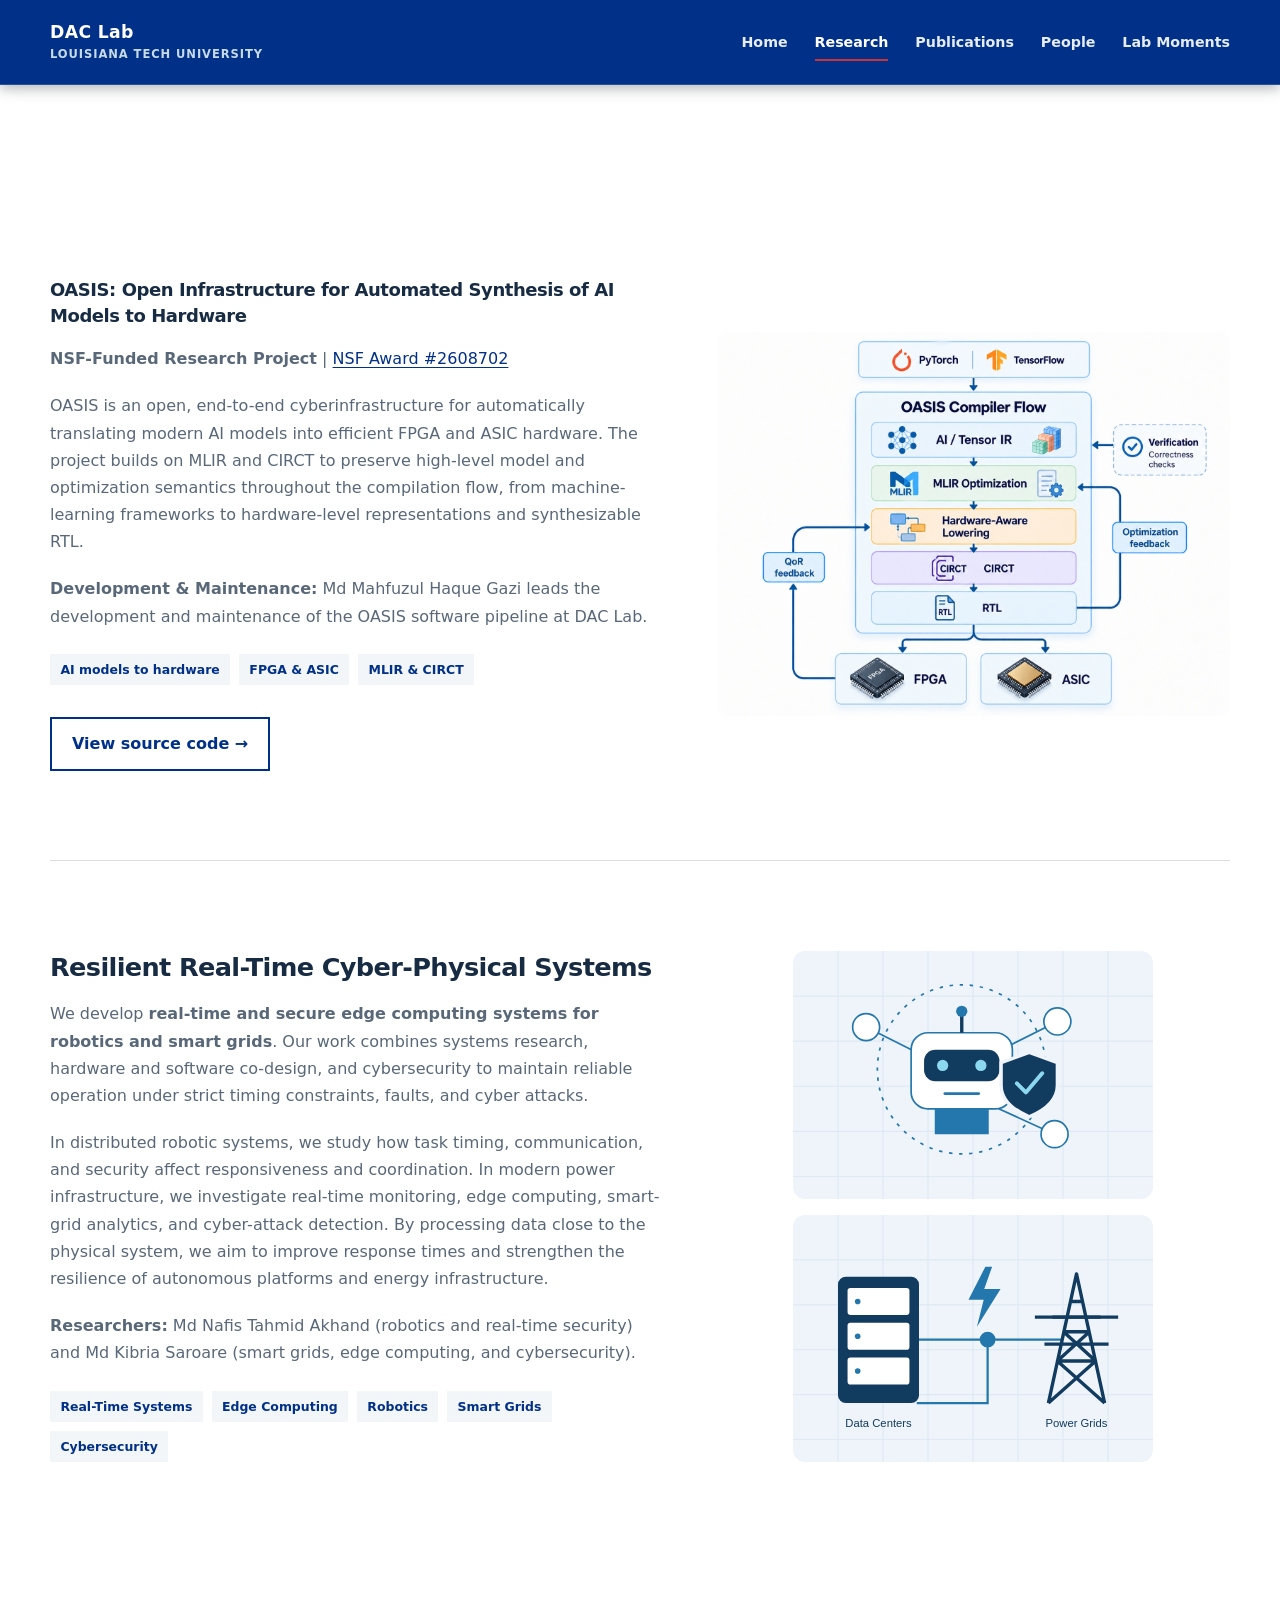
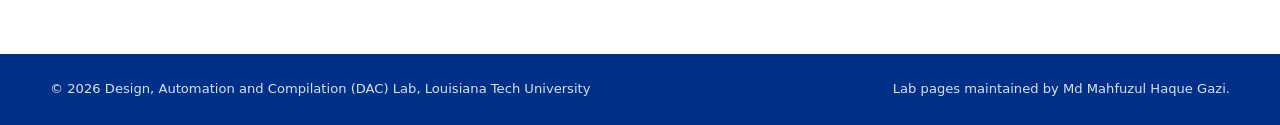
<file: research.html>
<!doctype html>
<html lang="en">
  <head>
    <meta charset="utf-8" />
    <meta name="viewport" content="width=device-width, initial-scale=1" />
    <meta
      name="description"
      content="Research directions of Design, Automation and Compilation (DAC) Lab at Louisiana Tech University, including AI for EDA, SoC validation, HLS, neuro-symbolic AI, and computer architecture."
    />
    <meta
      property="og:title"
      content="Research | Design, Automation and Compilation (DAC) Lab"
    />
    <meta
      property="og:description"
      content="Efficient, trustworthy, and adaptable computing systems."
    />
    <meta property="og:type" content="website" />
    <title>Research | Design, Automation and Compilation (DAC) Lab</title>
    <link rel="icon" href="assets/icons/DACLabIcon.svg" type="image/svg+xml" />
    <link rel="stylesheet" href="css/styles.css?v=20261023a" />
    <script src="js/main.js?v=20260816g" defer></script>
  </head>
  <body>
    <a class="skip-link" href="#main-content">Skip to main content</a>
    <header class="site-header">
      <div class="container header-inner">
        <a
          class="brand"
          href="index.html"
          aria-label="Design, Automation and Compilation (DAC) Lab home"
          ><span class="brand-name">DAC Lab</span
          ><span class="brand-place">Louisiana Tech University</span></a
        ><button
          class="menu-toggle"
          type="button"
          aria-expanded="false"
          aria-controls="site-navigation"
          aria-label="Open navigation"
        >
          <span></span><span></span><span></span>
        </button>
        <nav class="site-nav" id="site-navigation" aria-label="Main navigation">
          <ul>
            <li><a href="index.html">Home</a></li>
            <li><a href="research.html" aria-current="page">Research</a></li>
            <li><a href="publications.html">Publications</a></li>
            <li><a href="people.html">People</a></li>
            <li><a href="lab-moments.html">Lab Moments</a></li>
          </ul>
        </nav>
      </div>
    </header>
    <aside class="site-notice" aria-label="Website status" hidden>
      <div class="container">This website is under construction. Some information may be incomplete or updated soon.</div>
    </aside>
    <main id="main-content">
      <h1 class="visually-hidden">Research</h1>
      <section class="section section--white">
        <div class="container topic-list">
          <article class="topic" id="eda-soc">
            <div class="topic-copy">
              <h2>OASIS: Open Infrastructure for Automated Synthesis of AI Models to Hardware</h2>
              <p><strong>NSF-Funded Research Project</strong> | <a href="https://www.nsf.gov/awardsearch/showAward?AWD_ID=2608702">NSF Award #2608702</a></p>
              <p>
                OASIS is an open, end-to-end cyberinfrastructure for automatically
                translating modern AI models into efficient FPGA and ASIC hardware.
                The project builds on MLIR and CIRCT to preserve high-level model
                and optimization semantics throughout the compilation flow, from
                machine-learning frameworks to hardware-level representations and
                synthesizable RTL.
              </p>
              <p>
                <strong>Development &amp; Maintenance:</strong> Md Mahfuzul Haque
                Gazi leads the development and maintenance of the OASIS software
                pipeline at DAC Lab.
              </p>
              <div class="topic-tags">
                <span class="tag">AI models to hardware</span
                ><span class="tag">FPGA &amp; ASIC</span
                ><span class="tag">MLIR &amp; CIRCT</span>
              </div>
              <div class="button-row">
                <a class="button button--light-outline" href="https://github.com/daclab/oasis" aria-label="View OASIS source code on GitHub">View source code &rarr;</a>
              </div>
            </div>
            <img class="topic-image topic-image--oasis" src="assets/images/research/oasis.png" alt="OASIS compiler flow from machine-learning frameworks through tensor IR, MLIR optimization, hardware-aware lowering, CIRCT, and RTL to FPGA and ASIC hardware, with verification and optimization feedback" width="1448" height="1086" />
          </article>
          <article class="topic" id="robotics-security">
            <div class="topic-copy">
              <h2>Resilient Real-Time Cyber-Physical Systems</h2>
              <p>
                We develop <strong>real-time and secure edge computing systems
                for robotics and smart grids</strong>. Our work combines systems
                research, hardware and software co-design, and cybersecurity to
                maintain reliable operation under strict timing constraints,
                faults, and cyber attacks.
              </p>
              <p>
                In distributed robotic systems, we study how task timing,
                communication, and security affect responsiveness and
                coordination. In modern power infrastructure, we investigate
                real-time monitoring, edge computing, smart-grid analytics, and
                cyber-attack detection. By processing data close to the physical
                system, we aim to improve response times and strengthen the
                resilience of autonomous platforms and energy infrastructure.
              </p>
              <p>
                <strong>Researchers:</strong> Md Nafis Tahmid Akhand (robotics
                and real-time security) and Md Kibria Saroare (smart grids,
                edge computing, and cybersecurity).
              </p>
              <div class="topic-tags">
                <span class="tag">Real-Time Systems</span
                ><span class="tag">Edge Computing</span
                ><span class="tag">Robotics</span
                ><span class="tag">Smart Grids</span
                ><span class="tag">Cybersecurity</span>
              </div>
            </div>
            <div class="topic-figures" id="power-cybersecurity">
              <img class="topic-image" src="assets/images/research/robotics.svg" alt="Illustration of a robot with connected sensors and a security shield" width="640" height="440" loading="lazy" />
              <img class="topic-image" src="assets/images/research/power-grid.svg" alt="Illustration of data-center servers connected to a power grid" width="640" height="440" loading="lazy" />
            </div>
          </article>
        </div>
      </section>
    </main>
    <footer class="site-footer">
      <div class="container">
        <div class="footer-meta">
          <span
            >© <span data-current-year>2026</span> Design, Automation and
            Compilation (DAC) Lab, Louisiana Tech University</span
          ><span>Lab pages maintained by Md Mahfuzul Haque Gazi.</span>
        </div>
      </div>
    </footer>
  </body>
</html>
</file>
<file: css/styles.css>
:root {
  /* Louisiana Tech primary colors */
  --latech-blue: #003087;
  --latech-red: #cb333b;
  --bright-blue: #175bb5;

  /* Supporting palette: calm, high-contrast companions for the primary colors */
  --slate: #4d5f80;
  --vintage-blue: #0a3254;
  --mist-blue: #c6dae7;
  --ice-blue: #eef4f8;
  --warm-gray: #8c8279;
  --ink: #172b43;
  --muted-ink: #596879;
  --line: #d9dfe5;
  --white: #ffffff;

  /* Semantic aliases used throughout the site */
  --color-primary: var(--latech-blue);
  --color-primary-light: #1c4a9a;
  --color-secondary: var(--latech-red);
  --color-accent: var(--latech-red);
  --color-background: #ffffff;
  --color-surface: var(--white);
  --color-header: var(--ice-blue);
  --color-surface-alt: #f3f6f9;
  --color-text: var(--ink);
  --color-muted: var(--muted-ink);
  --color-border: var(--line);
  --color-focus: #f2b134;
  --content-width: 1180px;
  --shadow-soft: none;
}

* {
  box-sizing: border-box;
}
html {
  scroll-behavior: smooth;
}
body {
  margin: 0;
  color: var(--color-text);
  background: var(--color-background);
  font-family:
    Inter,
    ui-sans-serif,
    system-ui,
    -apple-system,
    BlinkMacSystemFont,
    "Segoe UI",
    sans-serif;
  font-size: 1rem;
  line-height: 1.7;
  -webkit-font-smoothing: antialiased;
}
body.menu-open {
  overflow: hidden;
}
body.contact-page {
  min-height: 100vh;
  display: flex;
  flex-direction: column;
}
body.contact-page main {
  flex: 1;
}
img {
  display: block;
  max-width: 100%;
}
a {
  color: var(--color-primary);
  text-underline-offset: 0.2em;
}
a:hover {
  color: var(--color-secondary);
}
button,
a {
  -webkit-tap-highlight-color: transparent;
}
:focus-visible {
  outline: 3px solid var(--color-focus);
  outline-offset: 3px;
}

.skip-link {
  position: fixed;
  top: 0.5rem;
  left: 0.5rem;
  z-index: 1000;
  padding: 0.65rem 1rem;
  color: #fff;
  background: var(--color-primary);
  transform: translateY(-160%);
}
.skip-link:focus {
  transform: none;
}
.container {
  width: min(calc(100% - 2.5rem), var(--content-width));
  margin-inline: auto;
}
.site-notice {
  padding: 0.55rem 0;
  color: var(--vintage-blue);
  background: var(--ice-blue);
  border-bottom: 1px solid var(--mist-blue);
  font-size: 0.86rem;
  font-weight: 650;
  text-align: center;
}
.narrow {
  max-width: 780px;
}
.section {
  padding: clamp(4rem, 8vw, 7.5rem) 0;
}
.section--white {
  background: var(--color-surface);
}
.section--dark {
  color: #fff;
  background: var(--color-primary);
}
.section--compact {
  padding-block: 3rem;
}

h1,
h2,
h3 {
  margin: 0 0 1rem;
  font-weight: 700;
  line-height: 1.12;
  letter-spacing: -0.025em;
}
h1 {
  font-size: clamp(2.7rem, 6vw, 5.7rem);
}
h2 {
  font-size: clamp(2rem, 3.8vw, 3.35rem);
}
h3 {
  font-size: clamp(1.25rem, 2vw, 1.55rem);
}
p {
  margin: 0 0 1.25rem;
}
.eyebrow {
  display: inline-flex;
  align-items: center;
  gap: 0.65rem;
  margin-bottom: 1rem;
  color: var(--bright-blue);
  font-size: 0.78rem;
  font-weight: 800;
  letter-spacing: 0.14em;
  text-transform: uppercase;
}
.eyebrow::before {
  width: 2.2rem;
  height: 2px;
  background: currentColor;
  content: "";
}
.section-heading {
  display: flex;
  align-items: end;
  justify-content: space-between;
  gap: 2rem;
  margin-bottom: 2.6rem;
}
.section-heading p {
  max-width: 590px;
  margin: 0;
  color: var(--color-muted);
}
.lede {
  max-width: 760px;
  color: var(--color-muted);
  font-size: clamp(1.08rem, 2vw, 1.28rem);
}
.muted {
  color: var(--color-muted);
}
.visually-hidden {
  position: absolute;
  width: 1px;
  height: 1px;
  padding: 0;
  margin: -1px;
  overflow: hidden;
  clip: rect(0, 0, 0, 0);
  white-space: nowrap;
  border: 0;
}
.text-link {
  display: inline-flex;
  gap: 0.45rem;
  align-items: center;
  font-weight: 700;
  text-decoration: none;
}
.text-link::after {
  content: "\2192";
  transition: transform 160ms ease;
}
.text-link:hover::after {
  transform: translateX(0.25rem);
}

.site-header {
  position: relative;
  z-index: 100;
  color: var(--white);
  background: var(--latech-blue);
  border-bottom: 1px solid rgba(255, 255, 255, 0.16);
  box-shadow: 0 4px 12px rgba(45, 52, 60, 0.34);
}
.header-inner {
  min-height: 84px;
  display: flex;
  align-items: center;
  justify-content: space-between;
  gap: 2rem;
}
.brand {
  display: inline-flex;
  flex-direction: column;
  color: var(--white);
  line-height: 1.15;
  text-decoration: none;
}
.brand-name {
  color: var(--white);
  font-size: 1.08rem;
  font-weight: 800;
  letter-spacing: 0.02em;
}
.brand-place {
  margin-top: 0.3rem;
  color: var(--mist-blue);
  font-size: 0.72rem;
  font-weight: 750;
  letter-spacing: 0.08em;
  text-transform: uppercase;
}
.site-nav ul {
  display: flex;
  gap: clamp(1rem, 2.1vw, 2rem);
  align-items: center;
  margin: 0;
  padding: 0;
  list-style: none;
}
.site-nav a {
  position: relative;
  color: #e6edf5;
  font-size: 0.89rem;
  font-weight: 650;
  text-decoration: none;
}
.site-nav a:hover,
.site-nav a[aria-current="page"] {
  color: var(--white);
}
.site-nav a[aria-current="page"]::after {
  position: absolute;
  right: 0;
  bottom: -0.65rem;
  left: 0;
  height: 2px;
  background: var(--color-secondary);
  content: "";
}
.menu-toggle {
  display: none;
  width: 44px;
  height: 44px;
  padding: 10px;
  color: var(--white);
  background: transparent;
  border: 1px solid rgba(255, 255, 255, 0.55);
  cursor: pointer;
}
.menu-toggle span {
  display: block;
  height: 2px;
  margin: 5px 0;
  background: currentColor;
  transition:
    transform 160ms ease,
    opacity 160ms ease;
}

.hero {
  position: relative;
  overflow: hidden;
  color: #fff;
  background: var(--color-primary);
}
.hero::before {
  position: absolute;
  inset: 0;
  opacity: 0.14;
  background-image:
    linear-gradient(rgba(255, 255, 255, 0.18) 1px, transparent 1px),
    linear-gradient(90deg, rgba(255, 255, 255, 0.18) 1px, transparent 1px);
  background-size: 56px 56px;
  content: "";
  mask-image: linear-gradient(90deg, transparent, #000 48%, #000);
}
.hero-inner {
  position: relative;
  display: grid;
  grid-template-columns: minmax(0, 1.25fr) minmax(300px, 0.75fr);
  gap: clamp(3rem, 7vw, 7rem);
  align-items: center;
  min-height: 650px;
  padding-block: clamp(5rem, 9vw, 8rem);
}
.hero .eyebrow {
  color: var(--bright-blue);
}
.hero h1 {
  max-width: 760px;
}
.hero-copy > p {
  max-width: 740px;
  color: #c9d5df;
  font-size: clamp(1.08rem, 2vw, 1.28rem);
}
.button-row {
  display: flex;
  flex-wrap: wrap;
  gap: 0.85rem;
  margin-top: 2rem;
}
.button {
  display: inline-flex;
  align-items: center;
  justify-content: center;
  min-height: 48px;
  padding: 0.7rem 1.25rem;
  color: #fff;
  background: var(--color-secondary);
  border: 2px solid var(--color-secondary);
  font-weight: 750;
  text-decoration: none;
  transition:
    background 160ms ease,
    border-color 160ms ease,
    transform 160ms ease;
}
.button:hover {
  color: #fff;
  background: #a91d25;
  border-color: #a91d25;
  transform: translateY(-2px);
}
.button--outline {
  color: #fff;
  background: transparent;
  border-color: rgba(255, 255, 255, 0.5);
}
.button--outline:hover {
  background: #fff;
  border-color: #fff;
  color: var(--color-primary);
}
.button--light-outline {
  color: var(--color-primary);
  background: transparent;
  border-color: var(--color-primary);
}
.button--light-outline:hover {
  color: #fff;
  background: var(--color-primary);
  border-color: var(--color-primary);
}
.button--dark {
  background: var(--color-primary);
  border-color: var(--color-primary);
}
.button--dark:hover {
  background: var(--color-primary-light);
  border-color: var(--color-primary-light);
}

.tech-visual {
  position: relative;
  width: min(100%, 420px);
  aspect-ratio: 1;
  margin-inline: auto;
}
.tech-orbit {
  position: absolute;
  inset: 7%;
  border: 1px solid rgba(255, 255, 255, 0.22);
  border-radius: 50%;
}
.tech-orbit:nth-child(2) {
  inset: 20%;
  border-style: dashed;
}
.tech-chip {
  position: absolute;
  inset: 33%;
  display: grid;
  place-items: center;
  color: #fff;
  background: var(--color-secondary);
  border: 6px solid rgba(255, 255, 255, 0.12);
  box-shadow: 0 0 0 12px rgba(215, 25, 32, 0.12);
  font-size: 2rem;
  font-weight: 800;
}
.tech-node {
  position: absolute;
  width: 12px;
  height: 12px;
  background: var(--color-secondary);
  border: 3px solid var(--color-primary);
  border-radius: 50%;
  box-shadow: 0 0 0 1px var(--color-secondary);
}
.tech-node:nth-of-type(4) {
  top: 4%;
  left: 48%;
}
.tech-node:nth-of-type(5) {
  top: 45%;
  right: 3%;
}
.tech-node:nth-of-type(6) {
  right: 20%;
  bottom: 10%;
}
.tech-node:nth-of-type(7) {
  bottom: 12%;
  left: 18%;
}
.tech-node:nth-of-type(8) {
  top: 33%;
  left: 6%;
}

.home-intro {
  background: var(--color-surface);
  border-bottom: 1px solid var(--color-border);
}
.home-intro .hero-inner {
  display: block;
  min-height: auto;
  padding-block: clamp(3.5rem, 6vw, 5.5rem);
}
.home-intro .hero-copy {
  max-width: 820px;
}
.home-intro h1 {
  max-width: 800px;
  color: var(--color-primary);
  font-size: clamp(2.35rem, 4.4vw, 4rem);
}
.home-intro .hero-copy > p {
  max-width: 790px;
  color: var(--color-muted);
}
.home-section {
  padding-block: clamp(3rem, 5vw, 4.75rem);
}
.home-page .section-heading {
  margin-bottom: 1.8rem;
}
.home-page .research-card {
  min-height: 225px;
  padding: 1.65rem 1.8rem;
}
.home-page .card-number {
  margin-bottom: 1.6rem;
}
.home-page .research-card p {
  margin-bottom: 0.85rem;
}
.home-page .news-item {
  padding-block: 1rem;
}
.home-page .button-row {
  margin-top: 1.35rem;
}
.home-cta-section {
  padding-block: clamp(2.25rem, 4vw, 3.5rem);
}
.home-page .cta {
  padding: clamp(1.75rem, 3vw, 2.6rem);
}

.about-grid {
  display: grid;
  grid-template-columns: 0.72fr 1.28fr;
  gap: clamp(2.5rem, 7vw, 7rem);
  align-items: start;
}
.about-grid h2 {
  max-width: 430px;
  font-size: clamp(1.55rem, 2.4vw, 2.25rem);
  line-height: 1.18;
}
.about-copy {
  max-width: 720px;
  font-size: 1.03rem;
}
.stats {
  display: grid;
  grid-template-columns: repeat(3, 1fr);
  gap: 1px;
  margin-top: 2.5rem;
  background: var(--color-border);
  border: 1px solid var(--color-border);
}
.stat {
  padding: 1.4rem;
  background: var(--color-surface);
}
.stat strong {
  display: block;
  color: var(--color-secondary);
  font-size: 1.65rem;
}
.stat span {
  color: var(--color-muted);
  font-size: 0.86rem;
}

.card-grid {
  display: grid;
  grid-template-columns: repeat(2, 1fr);
  gap: 1.25rem;
}
.research-card {
  position: relative;
  min-height: 270px;
  padding: clamp(1.7rem, 3vw, 2.4rem);
  overflow: hidden;
  background: var(--color-surface);
  border: 1px solid var(--color-border);
  border-top: 4px solid var(--color-secondary);
  box-shadow: var(--shadow-soft);
}
.card-number {
  display: block;
  margin-bottom: 2.5rem;
  color: var(--color-muted);
  font:
    700 0.78rem/1 ui-monospace,
    SFMono-Regular,
    Menlo,
    monospace;
  letter-spacing: 0.12em;
}
.research-card p {
  color: var(--color-muted);
}
.research-card a::after {
  position: absolute;
  inset: 0;
  content: "";
}

.news-list {
  border-top: 1px solid var(--color-border);
}
.news-item {
  display: grid;
  grid-template-columns: 125px 1fr;
  gap: 2rem;
  padding: 1.5rem 0;
  border-bottom: 1px solid var(--color-border);
}
.news-date {
  padding-top: 0.15rem;
  color: var(--color-secondary);
  font:
    800 0.79rem/1.5 ui-monospace,
    SFMono-Regular,
    Menlo,
    monospace;
  letter-spacing: 0.07em;
  text-transform: uppercase;
}
.news-item p {
  margin: 0;
}
.news-more[hidden] {
  display: none;
}

.cta {
  position: relative;
  display: grid;
  grid-template-columns: 1fr auto;
  gap: 3rem;
  align-items: center;
  padding: clamp(2rem, 5vw, 4rem);
  color: #fff;
  background: var(--color-primary);
}
.cta h2 {
  font-size: clamp(1.8rem, 3vw, 2.7rem);
}
.cta p {
  max-width: 760px;
  margin: 0;
  color: #e3f0f1;
}
.cta .button {
  position: relative;
  z-index: 1;
  white-space: nowrap;
}

.page-hero {
  background: var(--color-surface);
  border-bottom: 1px solid var(--color-border);
}
.page-hero-inner {
  padding-block: clamp(3.25rem, 6vw, 5.25rem);
}
.page-hero .eyebrow {
  color: var(--bright-blue);
}
.page-hero h1 {
  color: var(--color-primary);
  font-size: clamp(2.45rem, 5vw, 4.25rem);
}
.page-hero p {
  max-width: 760px;
  margin: 0;
  color: var(--color-muted);
  font-size: 1.1rem;
}
.topic-list {
  display: grid;
  gap: 0;
}
.topic {
  display: grid;
  grid-template-columns: minmax(0, 1.2fr) minmax(0, 1fr);
  align-items: center;
  gap: clamp(2rem, 4vw, 4rem);
  padding: clamp(3rem, 7vw, 6rem) 0;
  border-bottom: 1px solid var(--color-border);
}
.topic:last-child {
  border-bottom: 0;
}
.topic-image {
  display: block;
  width: 100%;
  height: auto;
  border-radius: 12px;
}
.topic-image--oasis {
  max-width: 100%;
  object-fit: contain;
  justify-self: center;
}
.topic-figures {
  display: grid;
  grid-template-columns: minmax(0, 1fr);
  width: 100%;
  max-width: 360px;
  justify-self: center;
  gap: 1rem;
}
.topic-copy {
  max-width: 760px;
}
.topic-copy h2 {
  font-size: clamp(1.35rem, 2vw, 1.75rem);
  line-height: 1.3;
}
#eda-soc .topic-copy h2 {
  font-size: 1.125rem;
  line-height: 1.45;
}
.topic-copy p {
  color: var(--color-muted);
}
.topic-tags {
  display: flex;
  flex-wrap: wrap;
  gap: 0.55rem;
  margin-top: 1.5rem;
}
.tag {
  padding: 0.32rem 0.65rem;
  color: var(--color-primary);
  background: var(--color-surface-alt);
  font-size: 0.78rem;
  font-weight: 700;
}

.filter-bar {
  display: flex;
  flex-wrap: wrap;
  gap: 0.5rem;
  margin-bottom: 2.5rem;
}
.filter-button {
  padding: 0.55rem 0.95rem;
  color: var(--color-primary);
  background: transparent;
  border: 1px solid var(--color-border);
  font: inherit;
  font-size: 0.88rem;
  font-weight: 700;
  cursor: pointer;
}
.filter-button:hover,
.filter-button[aria-pressed="true"] {
  color: #fff;
  background: var(--color-primary);
  border-color: var(--color-primary);
}
.publication-year {
  margin: 3rem 0 1rem;
  color: var(--color-secondary);
  font:
    800 1rem/1 ui-monospace,
    monospace;
}
.publication-list {
  border-top: 1px solid var(--color-border);
}
.publication-section { padding-top: 0; }
.acceptance-list { border-top: 1px solid var(--color-border); }
.acceptance { display: grid; grid-template-columns: 135px 1fr; gap: 2rem; padding: 1.5rem 0; border-bottom: 1px solid var(--color-border); }
.acceptance-date { padding-top: .2rem; color: var(--bright-blue); font: 800 .79rem/1.5 ui-monospace, SFMono-Regular, Menlo, monospace; letter-spacing: .07em; text-transform: uppercase; }
.acceptance h3 { margin-bottom: .45rem; font-size: 1.15rem; letter-spacing: -.01em; }
.acceptance-details { margin: 0; color: var(--color-muted); }
.acceptance-authors { margin: .35rem 0 0; color: var(--color-text); font-size: .92rem; }
.publication {
  padding: 1.55rem 0;
  border-bottom: 1px solid var(--color-border);
}
.publication[hidden] {
  display: none;
}
.publication h3 {
  max-width: 880px;
  margin-bottom: 0.55rem;
  font-size: 1.2rem;
  letter-spacing: -0.01em;
}
.publication-meta {
  margin: 0;
  color: var(--color-muted);
  font-size: 0.92rem;
}
.publication-links {
  display: flex;
  gap: 1rem;
  margin-top: 0.65rem;
}
.publication-links a {
  font-size: 0.85rem;
  font-weight: 750;
}

.profile-card {
  display: grid;
  grid-template-columns: 260px 1fr;
  gap: clamp(2rem, 6vw, 5rem);
  align-items: center;
  padding: clamp(1.5rem, 4vw, 3rem);
  background: var(--color-surface);
  border: 1px solid var(--color-border);
}
.profile-photo {
  display: block;
  width: 260px;
  height: 260px;
  max-width: 100%;
  border: 2px solid var(--mist-blue);
  border-radius: 50%;
  clip-path: circle(50%);
  box-shadow: 0 0 0 3px var(--color-surface), 0 7px 18px rgba(24, 39, 58, 0.18);
  object-fit: cover;
  object-position: center;
}
.profile-card h3 {
  font-size: clamp(2rem, 3.8vw, 3.35rem);
}
.portrait-placeholder {
  display: grid;
  place-items: center;
  aspect-ratio: 4/5;
  color: #fff;
  background: var(--color-primary);
  overflow: hidden;
}
.portrait-placeholder span {
  font-size: clamp(2.5rem, 7vw, 5rem);
  font-weight: 800;
  letter-spacing: -0.06em;
}
.profile-role {
  color: var(--bright-blue);
  font-weight: 750;
}
.empty-grid {
  display: grid;
  grid-template-columns: repeat(3, 1fr);
  gap: 1rem;
}
.empty-card {
  min-height: 190px;
  padding: 1.6rem;
  background: var(--color-surface);
  border: 1px dashed #aab7c0;
}
.empty-card p {
  margin-bottom: 0;
  color: var(--color-muted);
}
.student-grid { display: grid; grid-template-columns: repeat(3, 1fr); gap: 1rem; }
.people-director-section { padding-bottom: clamp(1.5rem, 3vw, 2.5rem); }
.people-members-section { padding-top: clamp(1.5rem, 3vw, 2.5rem); }
.people-subsection-heading { margin-top: clamp(2.5rem, 5vw, 4rem); }
.student-card { min-height: 170px; padding: 1.6rem; background: var(--color-surface); border: 1px solid var(--color-border); border-top: 3px solid var(--latech-red); }
.student-photo { display: block; width: min(100%, 180px); aspect-ratio: 1; margin: 0 auto 1.15rem; border: 2px solid var(--mist-blue); border-radius: 50%; clip-path: circle(50%); box-shadow: 0 0 0 3px var(--color-surface), 0 7px 18px rgba(24, 39, 58, 0.18); object-fit: cover; object-position: center; }
.student-card h3 { margin-bottom: .55rem; }
.student-role { margin-bottom: 1rem; color: var(--color-muted); font-size: .92rem; }
.student-card a { font-size: .9rem; overflow-wrap: anywhere; }
.member-socials { display: flex; align-items: center; gap: .2rem; margin-top: 1rem; }
.member-social { position: relative; display: inline-grid; place-items: center; flex: 0 0 28px; width: 28px; height: 28px; overflow: hidden; color: #4285f4; border: 0; border-radius: 0; font-size: .73rem; font-weight: 800; line-height: 1; text-decoration: none; }
.member-social svg, .member-social img { display: block; width: 24px; height: 24px; max-width: none; color: inherit; border: 0; border-radius: 0; box-shadow: none; }
/* Compensate for each PNG's transparent margins so visible artwork is 24 x 24px. */
.member-social img[src$="email.png"] { position: absolute; width: 30.69px; height: 27.77px; left: -1.35px; top: .06px; }
.member-social img[src$="website.png"] { position: absolute; width: 34.75px; height: 34.95px; left: -3.38px; top: -3.52px; }
.member-social img[src$="linkedin.png"] { position: absolute; width: 44.99px; height: 46.30px; left: -8.48px; top: -9.22px; }
.member-social img[src$="github.png"] { position: absolute; width: 36px; height: 36px; left: -4px; top: -4px; }
.member-social, .member-social[href]:hover { background: transparent; border: 0; border-radius: 0; box-shadow: none; }
.member-social--website svg { fill: none; stroke: currentColor; stroke-linecap: round; stroke-linejoin: round; stroke-width: 1.8; }
.member-social[href]:hover { opacity: .8; }
.member-social:focus-visible { outline: 2px solid #4285f4; outline-offset: 3px; }
.member-social--pending { color: var(--color-primary); background: var(--color-surface-alt); cursor: default; opacity: .72; }
.content-grid {
  display: grid;
  grid-template-columns: repeat(2, 1fr);
  gap: 1.25rem;
}
.content-card {
  padding: clamp(1.5rem, 3vw, 2.3rem);
  background: var(--color-surface);
  border-top: 3px solid var(--color-accent);
}
.content-card p:last-child {
  margin-bottom: 0;
}
.contact-grid {
  display: grid;
  grid-template-columns: 1fr 1fr;
  gap: 1.25rem;
}
.contact-content {
  max-width: 820px;
}
.contact-content > .lede {
  margin-bottom: 2rem;
}
.contact-details {
  padding-top: 1.75rem;
  border-top: 1px solid var(--color-border);
}
.contact-details h2 {
  margin-bottom: 0.5rem;
  font-size: clamp(1.4rem, 2.5vw, 1.8rem);
}
.contact-details p {
  margin-bottom: 0.65rem;
}
.contact-location {
  color: var(--color-muted);
}
.contact-item {
  display: flex;
  align-items: flex-start;
  gap: .7rem;
}
.contact-item svg {
  flex: 0 0 1.15rem;
  width: 1.15rem;
  height: 1.15rem;
  margin-top: .27rem;
  fill: none;
  stroke: var(--slate);
  stroke-linecap: round;
  stroke-linejoin: round;
  stroke-width: 1.8;
}
.contact-panel {
  padding: clamp(1.8rem, 4vw, 3rem);
  background: var(--color-surface);
  border: 1px solid var(--color-border);
}
.contact-list {
  padding: 0;
  list-style: none;
}
.contact-list li {
  margin: 0.75rem 0;
}

.site-footer {
  padding: 1.5rem 0;
  color: #ffffff;
  background: var(--color-primary);
}
.footer-meta {
  display: flex;
  justify-content: space-between;
  gap: 2rem;
  color: #d8e2eb;
  font-size: 0.82rem;
}

@media (max-width: 860px) {
  .menu-toggle {
    display: block;
  }
  .site-nav {
    position: fixed;
    inset: 84px 0 auto;
    visibility: hidden;
    opacity: 0;
    background: var(--latech-blue);
    border-bottom: 1px solid rgba(255, 255, 255, 0.16);
    transform: translateY(-10px);
    transition:
      opacity 160ms ease,
      transform 160ms ease,
      visibility 160ms;
  }
  .site-nav.is-open {
    visibility: visible;
    opacity: 1;
    transform: none;
  }
  .site-nav ul {
    display: block;
    padding: 1rem 1.25rem 1.5rem;
  }
  .site-nav a {
    display: block;
    padding: 0.7rem 0;
    font-size: 1.05rem;
  }
  .site-nav a[aria-current="page"]::after {
    right: auto;
    bottom: 0.45rem;
    width: 28px;
  }
  .hero-inner {
    grid-template-columns: 1fr;
    min-height: auto;
  }
  .tech-visual {
    width: min(76vw, 360px);
  }
  .about-grid,
  .profile-card {
    grid-template-columns: 1fr;
  }
  .profile-card .portrait-placeholder {
    width: min(100%, 300px);
  }
  .profile-card .profile-photo {
    width: min(100%, 260px);
    height: auto;
    aspect-ratio: 1;
  }
  .cta {
    grid-template-columns: 1fr;
    gap: 1.5rem;
  }
  .empty-grid {
    grid-template-columns: 1fr;
  }
  .student-grid { grid-template-columns: 1fr; }
}

@media (max-width: 640px) {
  .container {
    width: min(calc(100% - 2rem), var(--content-width));
  }
  .header-inner {
    min-height: 74px;
  }
  .brand-place {
    font-size: 0.64rem;
  }
  .site-nav {
    inset-block-start: 74px;
  }
  .section-heading {
    display: block;
  }
  .section-heading p {
    margin-top: 1rem;
  }
  .card-grid,
  .content-grid,
  .contact-grid {
    grid-template-columns: 1fr;
  }
  .stats {
    grid-template-columns: 1fr;
  }
  .news-item {
    grid-template-columns: 1fr;
    gap: 0.35rem;
  }
  .acceptance { grid-template-columns: 1fr; gap: .35rem; }
  .topic {
    grid-template-columns: 1fr;
  }
  .footer-meta {
    grid-template-columns: 1fr;
    display: grid;
    gap: 0.45rem;
  }
}

@media (prefers-reduced-motion: reduce) {
  html {
    scroll-behavior: auto;
  }
  *,
  *::before,
  *::after {
    scroll-behavior: auto !important;
    transition-duration: 0.01ms !important;
    animation-duration: 0.01ms !important;
    animation-iteration-count: 1 !important;
  }
}

/* Lab Moments: preserve the full award photograph on every screen. */
.lab-moment { max-width: 960px; }
.lab-moment-photo { margin: 1.75rem 0 1rem; }
.lab-moment-photo img { display: block; width: 100%; height: auto; border: 1px solid var(--color-border); }
.lab-moment-photo figcaption { margin-top: .65rem; color: var(--color-muted); font-size: .92rem; }
</file>
